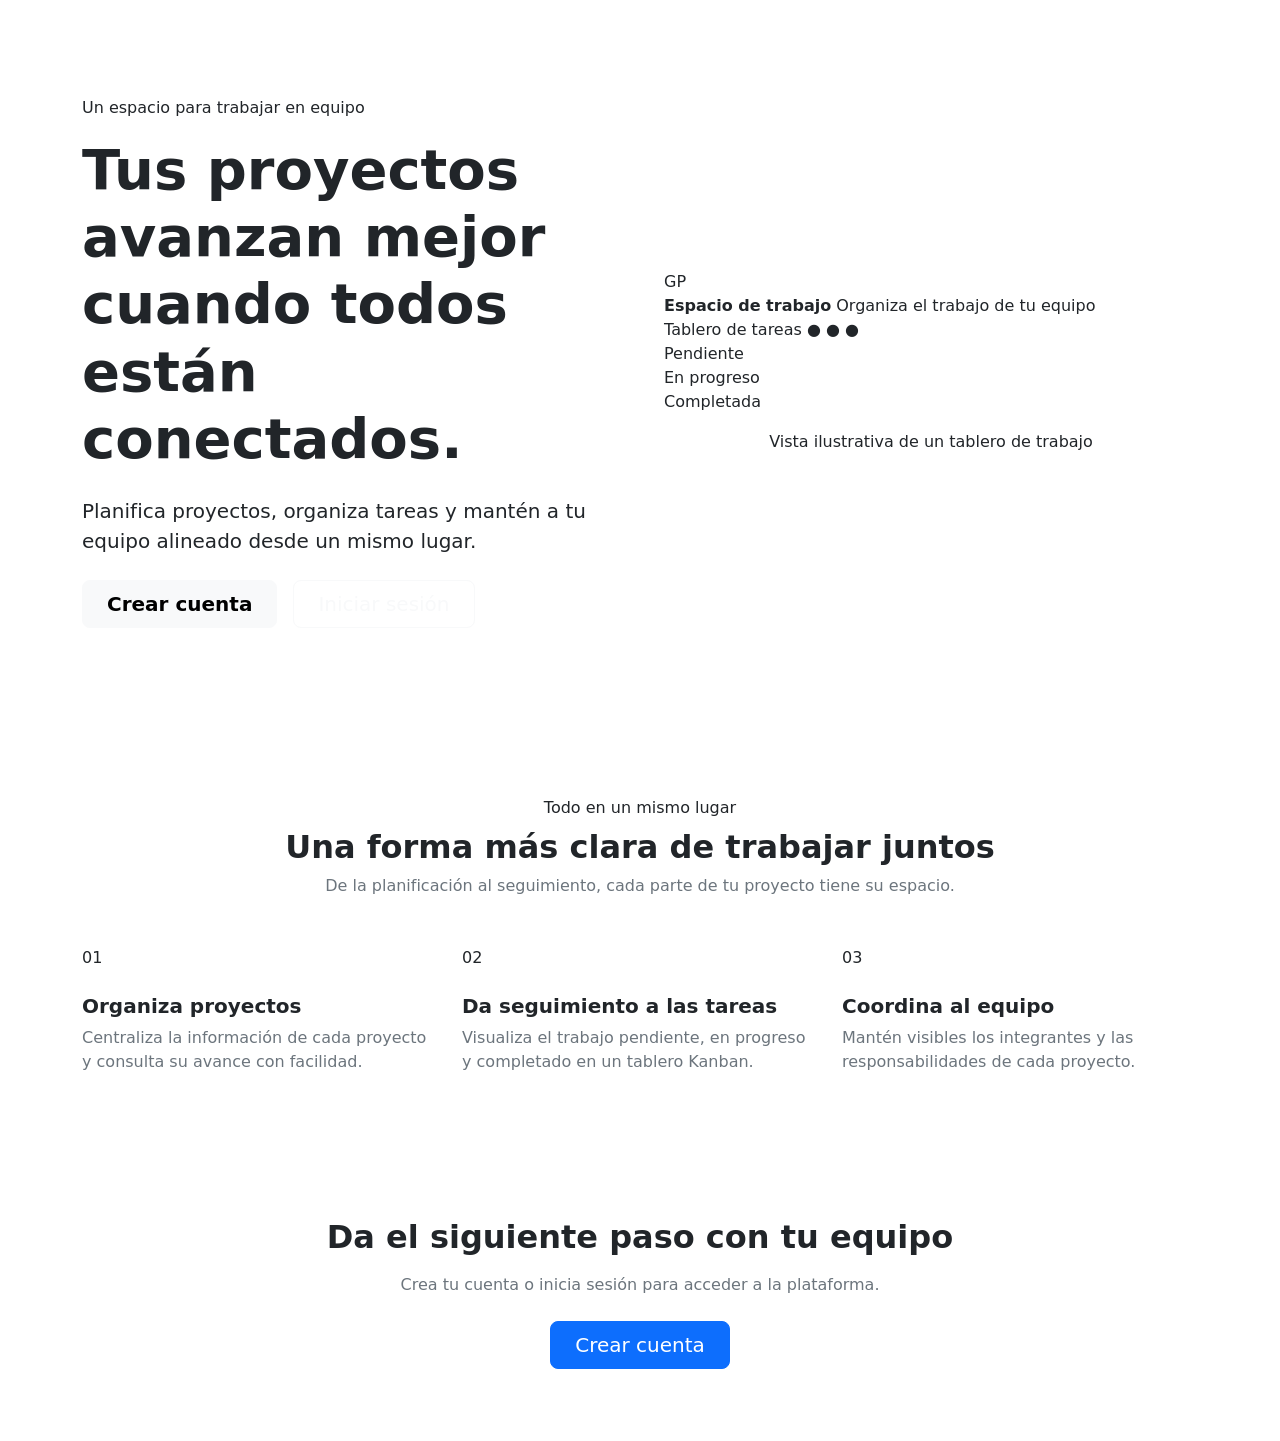
<file: src/main/resources/templates/index.html>
<!DOCTYPE html>
<html lang="es" xmlns:th="http://www.thymeleaf.org">
<head>
    <meta charset="UTF-8">
    <meta name="viewport" content="width=device-width, initial-scale=1.0">
    <meta name="description" content="Organiza proyectos, coordina tareas y colabora con tu equipo desde un solo lugar.">
    <title>Inicio | Gestión de Proyectos</title>
    <link href="https://cdn.jsdelivr.net/npm/bootstrap@5.3.3/dist/css/bootstrap.min.css" rel="stylesheet">
    <link rel="stylesheet" th:href="@{/css/index.css}">
</head>
<body class="d-flex flex-column min-vh-100">
<div th:replace="~{fragments/header :: header}"></div>

<main id="contenido-principal" class="flex-grow-1">
    <section class="home-hero" aria-labelledby="home-title">
        <div class="container py-5">
            <div class="row align-items-center g-5 py-lg-5">
                <div class="col-lg-6">
                    <span class="home-eyebrow">Un espacio para trabajar en equipo</span>
                    <h1 id="home-title" class="display-4 fw-bold mt-3 mb-4">
                        Tus proyectos avanzan mejor cuando todos están conectados.
                    </h1>
                    <p class="home-hero-description lead mb-4">
                        Planifica proyectos, organiza tareas y mantén a tu equipo alineado
                        desde un mismo lugar.
                    </p>
                    <div class="d-flex flex-wrap gap-3">
                        <a class="btn btn-light btn-lg fw-semibold px-4" th:href="@{/registro}">
                            Crear cuenta
                        </a>
                        <a class="btn btn-outline-light btn-lg px-4" th:href="@{/login}">
                            Iniciar sesión
                        </a>
                    </div>
                </div>
                <div class="col-lg-6">
                    <div class="home-preview" aria-hidden="true">
                        <div class="home-preview-header">
                            <span class="home-preview-mark">GP</span>
                            <div>
                                <strong>Espacio de trabajo</strong>
                                <span>Organiza el trabajo de tu equipo</span>
                            </div>
                        </div>
                        <div class="home-preview-body">
                            <div class="home-preview-heading">
                                <span>Tablero de tareas</span>
                                <span class="home-preview-dots">● ● ●</span>
                            </div>
                            <div class="home-board">
                                <div class="home-board-column">
                                    <span class="home-board-label">Pendiente</span>
                                    <div class="home-board-card"><span class="home-card-line"></span><span class="home-card-line short"></span></div>
                                    <div class="home-board-card"><span class="home-card-line"></span><span class="home-card-line short"></span></div>
                                </div>
                                <div class="home-board-column">
                                    <span class="home-board-label">En progreso</span>
                                    <div class="home-board-card"><span class="home-card-line"></span><span class="home-card-line short"></span></div>
                                </div>
                                <div class="home-board-column">
                                    <span class="home-board-label">Completada</span>
                                    <div class="home-board-card"><span class="home-card-line"></span><span class="home-card-line short"></span></div>
                                </div>
                            </div>
                        </div>
                    </div>
                    <p class="home-preview-caption text-center mt-3 mb-0">Vista ilustrativa de un tablero de trabajo</p>
                </div>
            </div>
        </div>
    </section>

    <section class="home-features py-5" aria-labelledby="features-title">
        <div class="container py-lg-4">
            <div class="text-center mx-auto home-section-heading mb-5">
                <span class="home-section-label">Todo en un mismo lugar</span>
                <h2 id="features-title" class="fw-bold mt-2">Una forma más clara de trabajar juntos</h2>
                <p class="text-secondary mb-0">De la planificación al seguimiento, cada parte de tu proyecto tiene su espacio.</p>
            </div>
            <div class="row g-4">
                <div class="col-md-4">
                    <article class="home-feature-card h-100">
                        <span class="home-feature-number">01</span>
                        <h3 class="h5 fw-bold mt-4">Organiza proyectos</h3>
                        <p class="text-secondary mb-0">Centraliza la información de cada proyecto y consulta su avance con facilidad.</p>
                    </article>
                </div>
                <div class="col-md-4">
                    <article class="home-feature-card h-100">
                        <span class="home-feature-number">02</span>
                        <h3 class="h5 fw-bold mt-4">Da seguimiento a las tareas</h3>
                        <p class="text-secondary mb-0">Visualiza el trabajo pendiente, en progreso y completado en un tablero Kanban.</p>
                    </article>
                </div>
                <div class="col-md-4">
                    <article class="home-feature-card h-100">
                        <span class="home-feature-number">03</span>
                        <h3 class="h5 fw-bold mt-4">Coordina al equipo</h3>
                        <p class="text-secondary mb-0">Mantén visibles los integrantes y las responsabilidades de cada proyecto.</p>
                    </article>
                </div>
            </div>
        </div>
    </section>

    <section class="home-cta py-5" aria-labelledby="cta-title">
        <div class="container py-lg-4 text-center">
            <h2 id="cta-title" class="fw-bold mb-3">Da el siguiente paso con tu equipo</h2>
            <p class="text-secondary mb-4">Crea tu cuenta o inicia sesión para acceder a la plataforma.</p>
            <a class="btn btn-primary btn-lg px-4" th:href="@{/registro}">Crear cuenta</a>
        </div>
    </section>
</main>

<div th:replace="~{fragments/footer :: footer}"></div>
<script src="https://cdn.jsdelivr.net/npm/bootstrap@5.3.3/dist/js/bootstrap.bundle.min.js"></script>
</body>
</html>
</file>
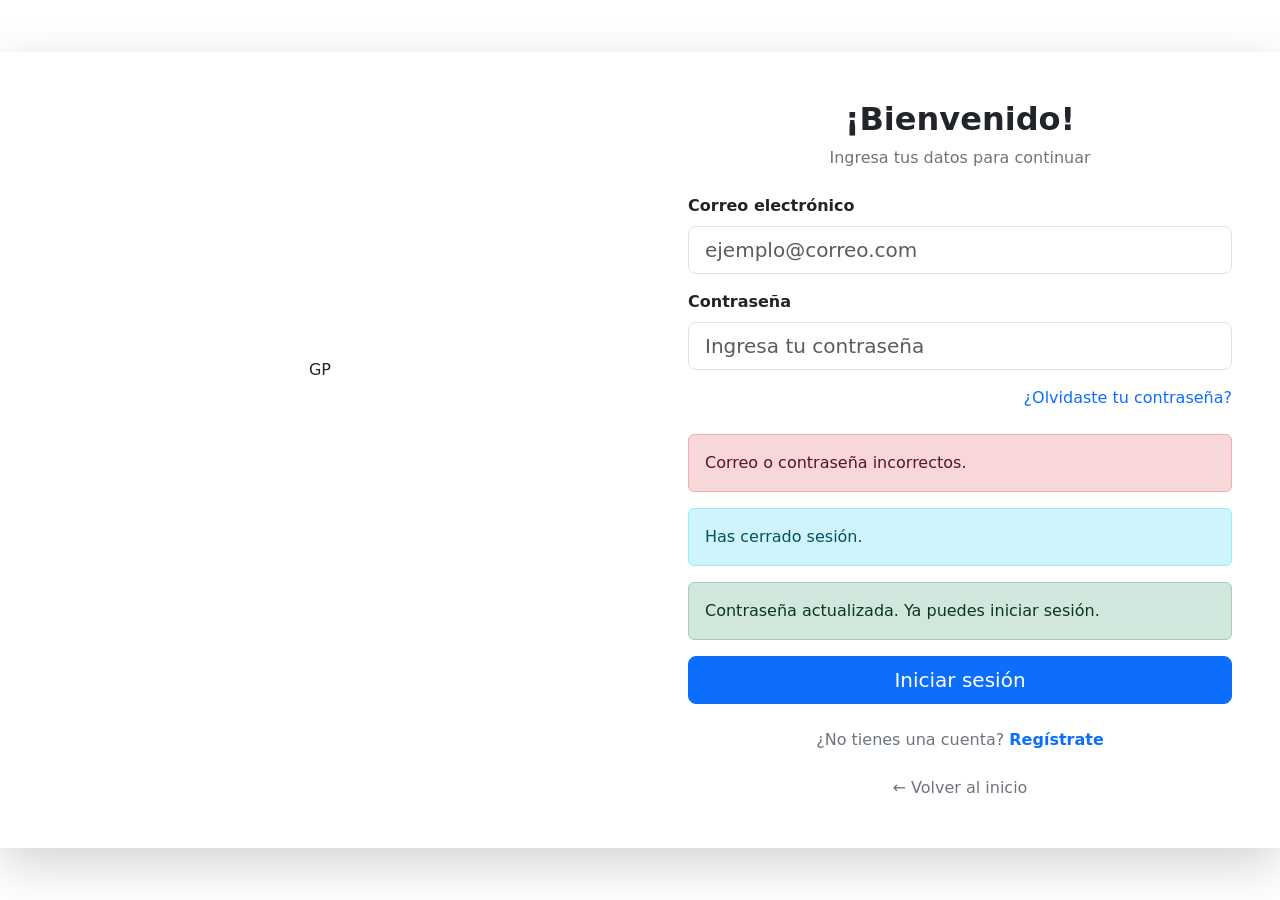
<file: src/main/resources/templates/auth/login.html>
<!DOCTYPE html>
<html lang="es" xmlns:th="http://www.thymeleaf.org">
<head>
    <meta charset="UTF-8">
    <meta name="viewport" content="width=device-width, initial-scale=1.0">
    <title>Iniciar sesión | Gestión de Proyectos</title>

    <!-- Bootstrap -->
    <link href="https://cdn.jsdelivr.net/npm/bootstrap@5.3.3/dist/css/bootstrap.min.css"
          rel="stylesheet">

    <!-- CSS global -->
    <link rel="stylesheet" th:href="@{/css/style.css}">
</head>
<body class="login-page">

<main class="container-fluid min-vh-100 d-flex align-items-center justify-content-center py-4">
    <div class="row login-container shadow-lg overflow-hidden">

        <!-- Panel informativo -->
        <section class="col-lg-6 login-banner d-none d-lg-flex flex-column
                        justify-content-center align-items-center text-center p-5">
            <div class="login-logo mb-4">GP</div>
            <h1 class="fw-bold text-white">Gestiona tus proyectos</h1>
            <p class="text-white mt-3">
                Organiza tus tareas, colabora con tu equipo
                y lleva el control de tus proyectos desde un solo lugar.
            </p>
        </section>

        <!-- Formulario de inicio de sesión -->
        <section class="col-lg-6 bg-white p-4 p-md-5 d-flex flex-column justify-content-center">
            <div id="loginApp">

                <div class="text-center mb-4">
                    <h2 class="fw-bold">¡Bienvenido!</h2>
                    <p class="text-secondary">
                        Ingresa tus datos para continuar
                    </p>
                </div>

                <form th:action="@{/login}" method="post">

                    <div class="mb-3">
                        <label for="correo" class="form-label fw-semibold">
                            Correo electrónico
                        </label>
                        <input
                                type="email"
                                id="correo"
                                class="form-control form-control-lg"
                                placeholder="ejemplo@correo.com"
                                name="correo"
                                autocomplete="email"
                                required>
                    </div>

                    <div class="mb-3">
                        <label for="contrasena" class="form-label fw-semibold">
                            Contraseña
                        </label>

                        <div class="input-group input-group-lg">
                            <input
                                    type="password"
                                    id="contrasena"
                                    name="contrasena"
                                    class="form-control"
                                    placeholder="Ingresa tu contraseña"
                                    autocomplete="current-password"
                                    required>
                        </div>
                    </div>

                    <div class="text-end mb-4">
                        <a th:href="@{/recuperar-password}"
                           class="text-decoration-none">
                            ¿Olvidaste tu contraseña?
                        </a>
                    </div>

                    <div th:if="${param.error}" class="alert alert-danger" role="alert">
                        Correo o contraseña incorrectos.
                    </div>
                    <div th:if="${param.salida}" class="alert alert-info" role="status">
                        Has cerrado sesión.
                    </div>
                    <div th:if="${param.restablecida}" class="alert alert-success" role="status">
                        Contraseña actualizada. Ya puedes iniciar sesión.
                    </div>

                    <button type="submit"
                            class="btn btn-primary btn-lg w-100">
                        Iniciar sesión
                    </button>
                </form>

                <div class="text-center mt-4">
                    <span class="text-secondary">
                        ¿No tienes una cuenta?
                    </span>
                    <a th:href="@{/registro}"
                       class="fw-semibold text-decoration-none">
                        Regístrate
                    </a>
                </div>

                <div class="text-center mt-4">
                    <a th:href="@{/}"
                       class="text-secondary text-decoration-none">
                        ← Volver al inicio
                    </a>
                </div>
            </div>
        </section>
    </div>
</main>

</body>
</html>
</file>
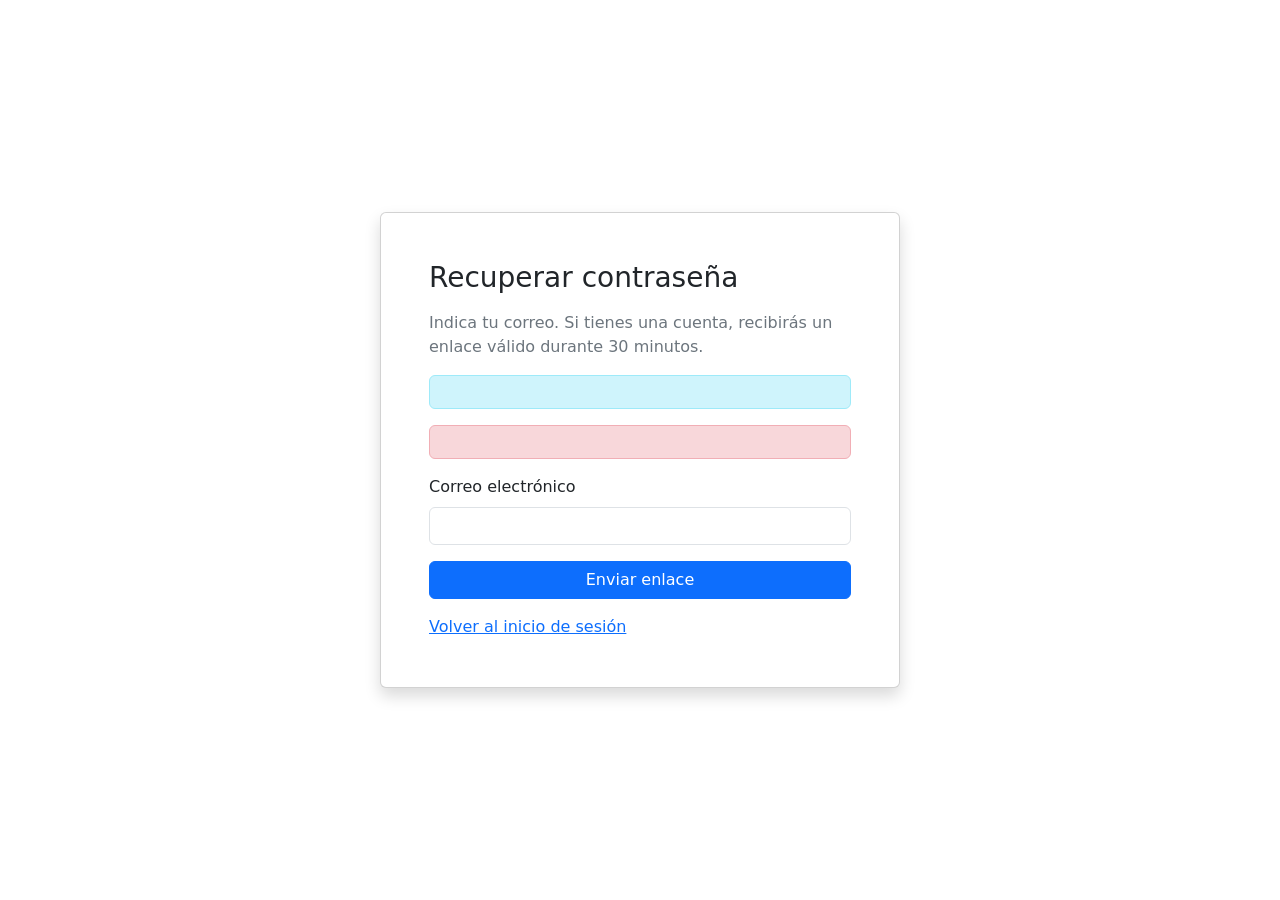
<file: src/main/resources/templates/auth/recuperar-password.html>
<!DOCTYPE html>
<html lang="es" xmlns:th="http://www.thymeleaf.org">
<head>
    <meta charset="UTF-8">
    <meta name="viewport" content="width=device-width, initial-scale=1">
    <meta name="referrer" content="no-referrer">
    <title>Recuperar contraseña | Gestión de Proyectos</title>
    <link href="https://cdn.jsdelivr.net/npm/bootstrap@5.3.3/dist/css/bootstrap.min.css" rel="stylesheet">
    <link rel="stylesheet" th:href="@{/css/style.css}">
</head>
<body class="login-page">
<main class="container min-vh-100 d-flex align-items-center justify-content-center py-4">
    <section class="card shadow w-100" style="max-width: 520px" aria-labelledby="titulo-recuperacion">
        <div class="card-body p-4 p-md-5">
            <h1 id="titulo-recuperacion" class="h3 mb-3">Recuperar contraseña</h1>
            <p class="text-secondary">Indica tu correo. Si tienes una cuenta, recibirás un enlace válido durante 30 minutos.</p>
            <div th:if="${mensaje}" class="alert alert-info" role="status" th:text="${mensaje}"></div>
            <div th:if="${error}" class="alert alert-danger" role="alert" th:text="${error}"></div>
            <form th:action="@{/recuperar-password}" method="post">
                <label for="correoRecuperacion" class="form-label">Correo electrónico</label>
                <input id="correoRecuperacion" name="correo" type="email" autocomplete="email"
                       maxlength="150" class="form-control mb-3" required>
                <button type="submit" class="btn btn-primary w-100">Enviar enlace</button>
            </form>
            <a class="d-inline-block mt-3" th:href="@{/login}">Volver al inicio de sesión</a>
        </div>
    </section>
</main>
</body>
</html>
</file>
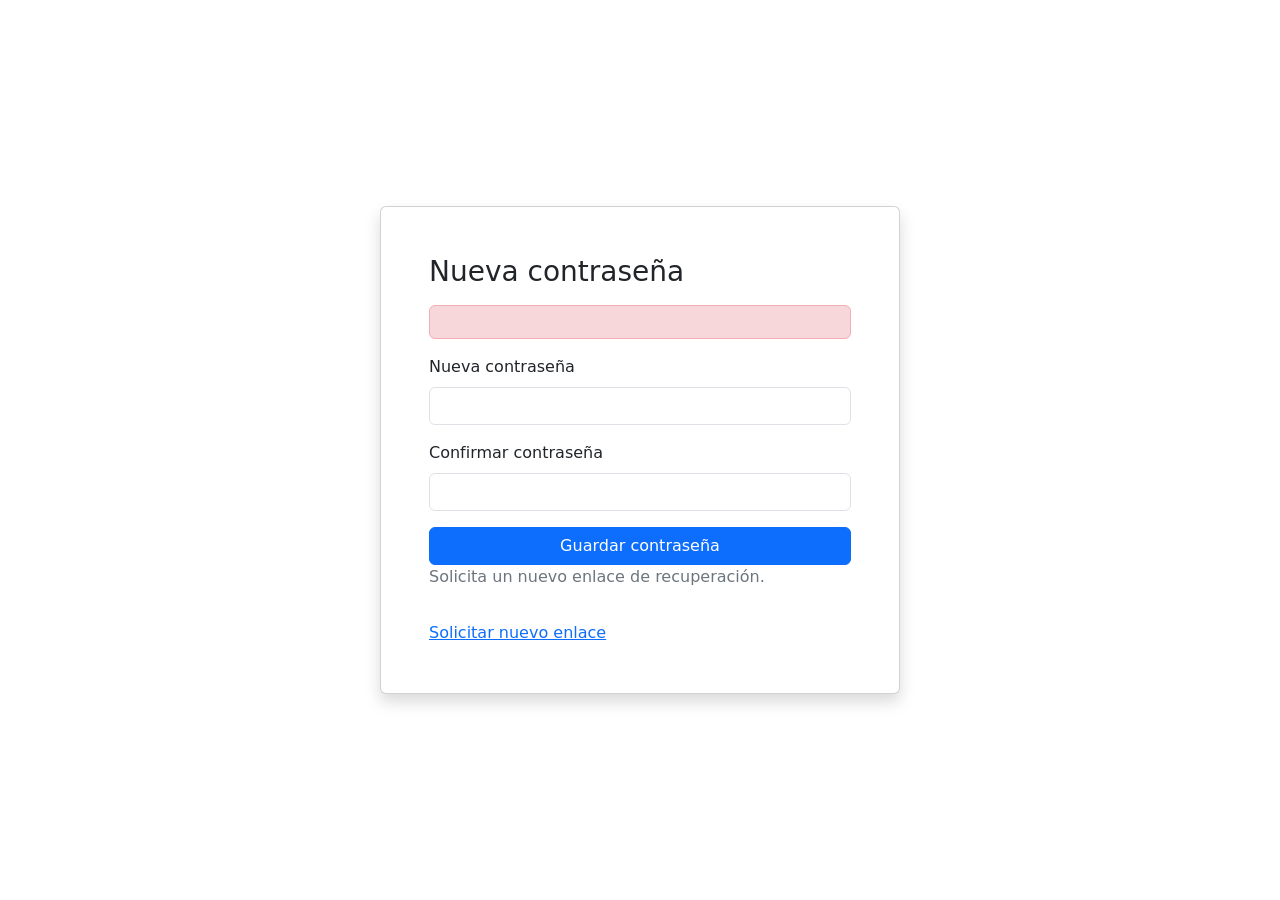
<file: src/main/resources/templates/auth/restablecer-password.html>
<!DOCTYPE html>
<html lang="es" xmlns:th="http://www.thymeleaf.org">
<head>
    <meta charset="UTF-8">
    <meta name="viewport" content="width=device-width, initial-scale=1">
    <meta name="referrer" content="no-referrer">
    <title>Restablecer contraseña | Gestión de Proyectos</title>
    <link href="https://cdn.jsdelivr.net/npm/bootstrap@5.3.3/dist/css/bootstrap.min.css" rel="stylesheet">
    <link rel="stylesheet" th:href="@{/css/style.css}">
</head>
<body class="login-page">
<main class="container min-vh-100 d-flex align-items-center justify-content-center py-4">
    <section class="card shadow w-100" style="max-width: 520px" aria-labelledby="titulo-restablecer">
        <div class="card-body p-4 p-md-5">
            <h1 id="titulo-restablecer" class="h3 mb-3">Nueva contraseña</h1>
            <div th:if="${error}" class="alert alert-danger" role="alert" th:text="${error}"></div>
            <form th:if="${token != null and !token.isEmpty()}" th:action="@{/restablecer-password}" method="post">
                <input type="hidden" name="token" th:value="${token}">
                <label for="nuevaContrasena" class="form-label">Nueva contraseña</label>
                <input id="nuevaContrasena" name="nuevaContrasena" type="password" class="form-control mb-3"
                       autocomplete="new-password" minlength="8" maxlength="72" required>
                <label for="confirmarContrasena" class="form-label">Confirmar contraseña</label>
                <input id="confirmarContrasena" name="confirmarContrasena" type="password" class="form-control mb-3"
                       autocomplete="new-password" minlength="8" maxlength="72" required>
                <button type="submit" class="btn btn-primary w-100">Guardar contraseña</button>
            </form>
            <p th:if="${token == null or token.isEmpty()}" class="text-secondary">Solicita un nuevo enlace de recuperación.</p>
            <a class="d-inline-block mt-3" th:href="@{/recuperar-password}">Solicitar nuevo enlace</a>
        </div>
    </section>
</main>
</body>
</html>
</file>
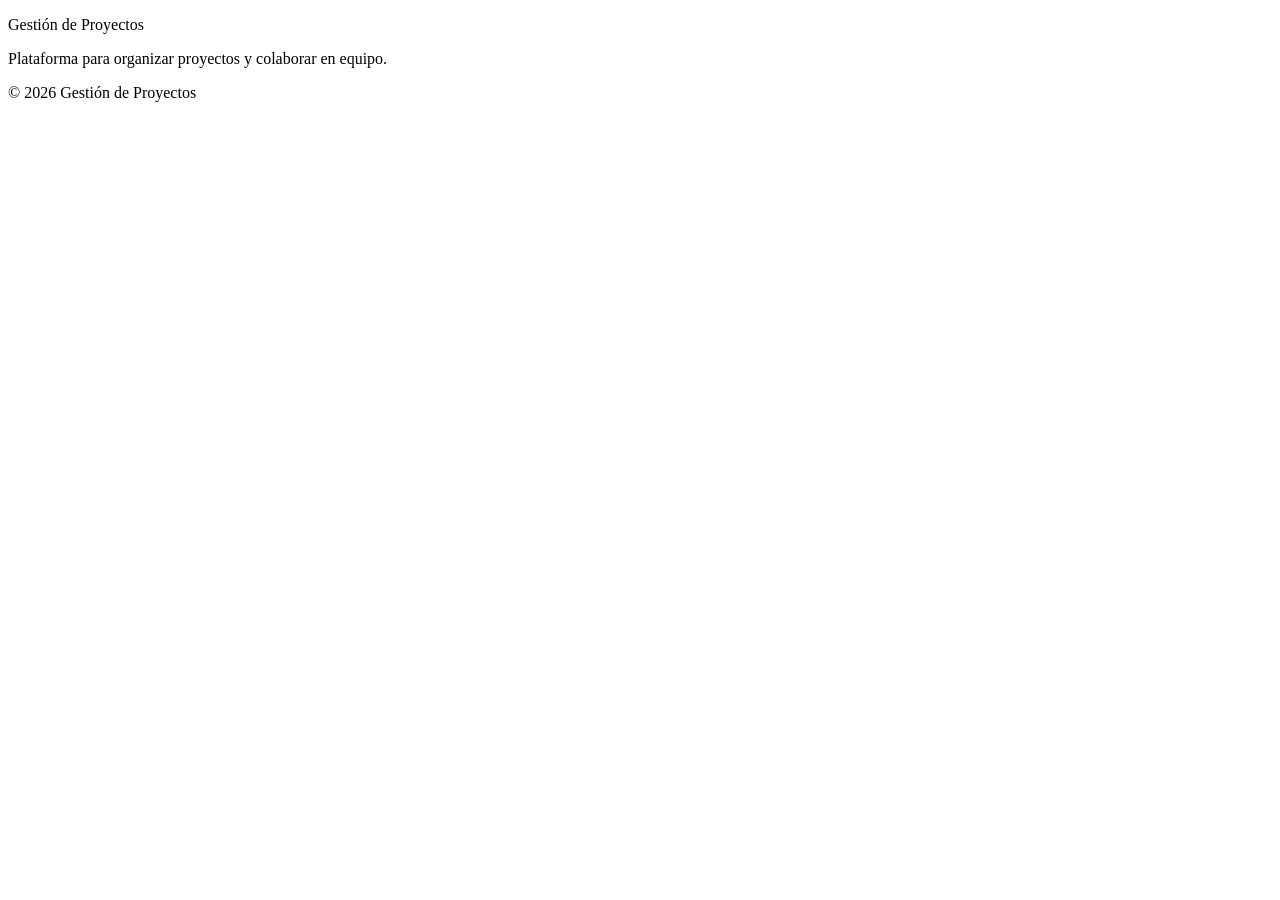
<file: src/main/resources/templates/fragments/footer.html>
<!DOCTYPE html>
<html lang="es" xmlns:th="http://www.thymeleaf.org">
<body>

<!-- Rúbrica: fragmento reutilizable para estandarizar el pie de página de las interfaces. -->
<footer th:fragment="footer" class="bg-dark text-white py-4 mt-auto">
    <!-- Bootstrap: contenedor adaptable para organizar el contenido del pie de página. -->
    <div class="container text-center">
        <p class="mb-1 fw-semibold">Gestión de Proyectos</p>
        <p class="mb-0 small text-white-50">
            Plataforma para organizar proyectos y colaborar en equipo.
        </p>
        <p class="mb-0 small text-white-50">
            &copy; 2026 Gestión de Proyectos
        </p>
    </div>
</footer>

</body>
</html>
</file>
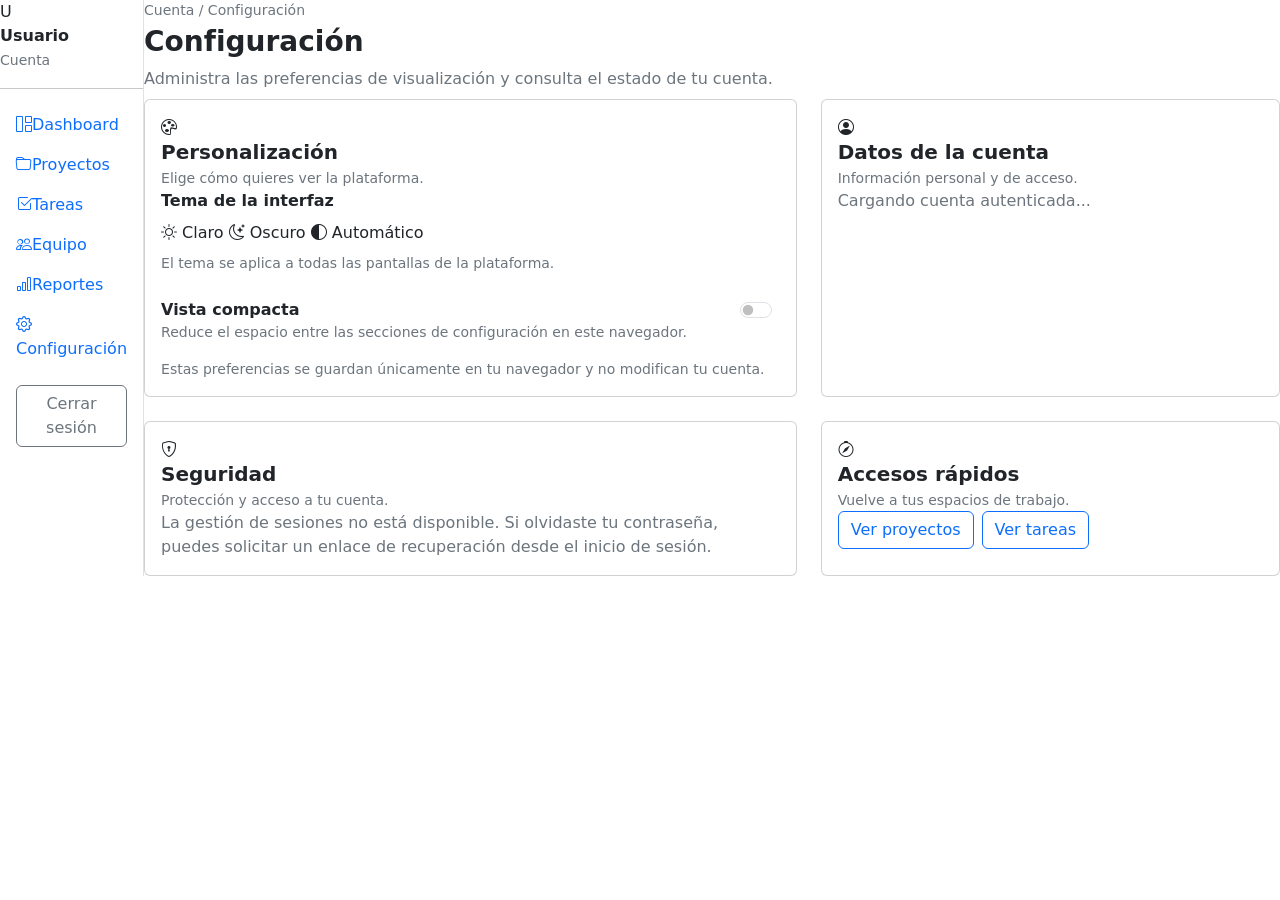
<file: src/main/resources/templates/perfil/configuracion.html>
<!DOCTYPE html>
<html lang="es" xmlns:th="http://www.thymeleaf.org">
<head>
    <meta name="_csrf" th:content="${_csrf?.token}">
    <meta name="_csrf_header" th:content="${_csrf?.headerName}">
    <meta charset="UTF-8">
    <meta name="viewport" content="width=device-width, initial-scale=1.0">
    <title>Configuración | Gestión de Proyectos</title>
    <link href="https://cdn.jsdelivr.net/npm/bootstrap@5.3.3/dist/css/bootstrap.min.css" rel="stylesheet">
    <link href="https://cdn.jsdelivr.net/npm/bootstrap-icons@1.11.3/font/bootstrap-icons.min.css" rel="stylesheet">
    <link rel="stylesheet" th:href="@{/css/dashboar.css}">
    <link rel="stylesheet" th:href="@{/css/configuracion.css}">
    <link rel="stylesheet" th:href="@{/css/tema.css}">
    <script th:src="@{/js/tema.js}"></script>
</head>
<body>
<div class="container-fluid p-0">
    <div class="dashboard-layout d-flex">
        <aside class="dashboard-sidebar bg-white border-end">
            <div class="sidebar-profile">
                <div class="user-avatar" aria-hidden="true">U</div>
                <div class="min-w-0">
                    <div id="nombreSidebar" class="fw-semibold text-truncate">Usuario</div>
                    <small class="text-secondary">Cuenta</small>
                </div>
            </div>
            <hr>
            <nav class="nav flex-column dashboard-nav" aria-label="Navegación principal">
                <a class="nav-link" th:href="@{/dashboard}"><i class="bi bi-grid-1x2" aria-hidden="true"></i><span>Dashboard</span></a>
                <a class="nav-link" th:href="@{/proyectos}"><i class="bi bi-folder" aria-hidden="true"></i><span>Proyectos</span></a>
                <a class="nav-link" th:href="@{/tareas}"><i class="bi bi-check2-square" aria-hidden="true"></i><span>Tareas</span></a>
                <a class="nav-link" th:href="@{/equipo}"><i class="bi bi-people" aria-hidden="true"></i><span>Equipo</span></a>
                <a class="nav-link" th:href="@{/reportes}"><i class="bi bi-bar-chart" aria-hidden="true"></i><span>Reportes</span></a>
                <a class="nav-link active" th:href="@{/configuracion}" aria-current="page"><i class="bi bi-gear" aria-hidden="true"></i><span>Configuración</span></a>
            </nav>
            <form th:action="@{/logout}" method="post" class="px-3 mt-3">
                <button type="submit" class="btn btn-outline-secondary w-100">Cerrar sesión</button>
            </form>
        </aside>

        <main class="dashboard-main flex-grow-1 config-main">
            <header class="mb-2">
                <p class="text-secondary small mb-1">Cuenta / Configuración</p>
                <h1 class="h3 fw-bold mb-2">Configuración</h1>
                <p class="text-secondary mb-0">Administra las preferencias de visualización y consulta el estado de tu cuenta.</p>
            </header>

            <div class="row g-4">
                <div class="col-12 col-xl-7">
                    <section class="card config-card h-100" aria-labelledby="preferencias-titulo">
                        <div class="card-body">
                            <div class="config-heading">
                                <span class="config-icon"><i class="bi bi-palette" aria-hidden="true"></i></span>
                                <div>
                                    <h2 id="preferencias-titulo" class="h5 fw-semibold mb-1">Personalización</h2>
                                    <p class="text-secondary small mb-0">Elige cómo quieres ver la plataforma.</p>
                                </div>
                            </div>

                            <fieldset class="mb-4">
                                <legend class="fw-semibold fs-6 mb-2">Tema de la interfaz</legend>
                                <div class="theme-options" role="radiogroup" aria-label="Tema de la interfaz">
                                    <label class="theme-option" for="temaClaro">
                                        <input type="radio" name="tema" id="temaClaro" value="claro" class="visually-hidden">
                                        <span class="theme-preview theme-preview-claro" aria-hidden="true">
                                            <span class="theme-preview-side"></span>
                                            <span class="theme-preview-body"><i></i><i></i><i></i></span>
                                        </span>
                                        <span class="theme-option-label"><i class="bi bi-sun" aria-hidden="true"></i> Claro</span>
                                    </label>
                                    <label class="theme-option" for="temaOscuro">
                                        <input type="radio" name="tema" id="temaOscuro" value="oscuro" class="visually-hidden">
                                        <span class="theme-preview theme-preview-oscuro" aria-hidden="true">
                                            <span class="theme-preview-side"></span>
                                            <span class="theme-preview-body"><i></i><i></i><i></i></span>
                                        </span>
                                        <span class="theme-option-label"><i class="bi bi-moon-stars" aria-hidden="true"></i> Oscuro</span>
                                    </label>
                                    <label class="theme-option" for="temaSistema">
                                        <input type="radio" name="tema" id="temaSistema" value="sistema" class="visually-hidden">
                                        <span class="theme-preview theme-preview-sistema" aria-hidden="true">
                                            <span class="theme-preview-side"></span>
                                            <span class="theme-preview-body"><i></i><i></i><i></i></span>
                                        </span>
                                        <span class="theme-option-label"><i class="bi bi-circle-half" aria-hidden="true"></i> Automático</span>
                                    </label>
                                </div>
                                <p id="temaAyuda" class="small text-secondary mb-0 mt-2">El tema se aplica a todas las pantallas de la plataforma.</p>
                            </fieldset>

                            <div class="config-option d-flex justify-content-between align-items-start gap-3">
                                <div>
                                    <label for="vistaCompacta" class="fw-semibold">Vista compacta</label>
                                    <p id="vistaCompactaAyuda" class="text-secondary small mb-0">Reduce el espacio entre las secciones de configuración en este navegador.</p>
                                </div>
                                <div class="form-check form-switch m-0">
                                    <input id="vistaCompacta" class="form-check-input" type="checkbox"
                                           role="switch" aria-describedby="vistaCompactaAyuda">
                                </div>
                            </div>
                            <p class="small text-secondary mb-0 mt-3">Estas preferencias se guardan únicamente en tu navegador y no modifican tu cuenta.</p>
                            <p id="estadoPreferencia" class="visually-hidden" role="status" aria-live="polite"></p>
                        </div>
                    </section>
                </div>

                <div class="col-12 col-xl-5">
                    <section class="card config-card h-100" aria-labelledby="cuenta-titulo">
                        <div class="card-body">
                            <div class="config-heading">
                                <span class="config-icon"><i class="bi bi-person-circle" aria-hidden="true"></i></span>
                                <div>
                                    <h2 id="cuenta-titulo" class="h5 fw-semibold mb-1">Datos de la cuenta</h2>
                                    <p class="text-secondary small mb-0">Información personal y de acceso.</p>
                                </div>
                            </div>
                            <p id="datosCuenta" class="text-secondary mb-3">Cargando cuenta autenticada...</p>
                            <div id="perfilError" class="alert alert-danger d-none" role="alert"></div>
                            <div id="perfilExito" class="alert alert-success d-none" role="status"></div>
                            <form id="formularioPerfil" class="d-none">
                                <label for="perfilNombre" class="form-label">Nombre completo</label>
                                <input id="perfilNombre" name="nombre" class="form-control mb-3" maxlength="100" required>
                                <label for="perfilCorreo" class="form-label">Correo electrónico</label>
                                <input id="perfilCorreo" name="correo" type="email" class="form-control mb-3"
                                       autocomplete="email" maxlength="150" required>
                                <label for="perfilTelefono" class="form-label">Teléfono (opcional)</label>
                                <input id="perfilTelefono" name="telefono" type="tel" class="form-control mb-3" maxlength="20">
                                <label for="perfilEspecialidad" class="form-label">Especialidad (opcional)</label>
                                <select id="perfilEspecialidad" name="especialidad" class="form-select mb-3">
                                    <option value="">Sin especialidad</option>
                                </select>
                                <button type="submit" class="btn btn-primary">Guardar perfil</button>
                            </form>
                        </div>
                    </section>
                </div>

                <div class="col-12 col-xl-7">
                    <section class="card config-card h-100" aria-labelledby="seguridad-titulo">
                        <div class="card-body">
                            <div class="config-heading">
                                <span class="config-icon"><i class="bi bi-shield-lock" aria-hidden="true"></i></span>
                                <div>
                                    <h2 id="seguridad-titulo" class="h5 fw-semibold mb-1">Seguridad</h2>
                                    <p class="text-secondary small mb-0">Protección y acceso a tu cuenta.</p>
                                </div>
                            </div>
                            <p class="text-secondary mb-0">La gestión de sesiones no está disponible. Si olvidaste tu contraseña, puedes solicitar un enlace de recuperación desde el inicio de sesión.</p>
                        </div>
                    </section>
                </div>

                <div class="col-12 col-xl-5">
                    <section class="card config-card h-100" aria-labelledby="ayuda-titulo">
                        <div class="card-body">
                            <div class="config-heading">
                                <span class="config-icon"><i class="bi bi-compass" aria-hidden="true"></i></span>
                                <div>
                                    <h2 id="ayuda-titulo" class="h5 fw-semibold mb-1">Accesos rápidos</h2>
                                    <p class="text-secondary small mb-0">Vuelve a tus espacios de trabajo.</p>
                                </div>
                            </div>
                            <div class="d-flex flex-wrap gap-2">
                                <a class="btn btn-outline-primary" th:href="@{/proyectos}">Ver proyectos</a>
                                <a class="btn btn-outline-primary" th:href="@{/tareas}">Ver tareas</a>
                            </div>
                        </div>
                    </section>
                </div>
            </div>
        </main>
    </div>
</div>
<script th:src="@{/js/csrf.js}"></script>
<script th:src="@{/js/configuracion.js}"></script>
</body>
</html>
</file>
